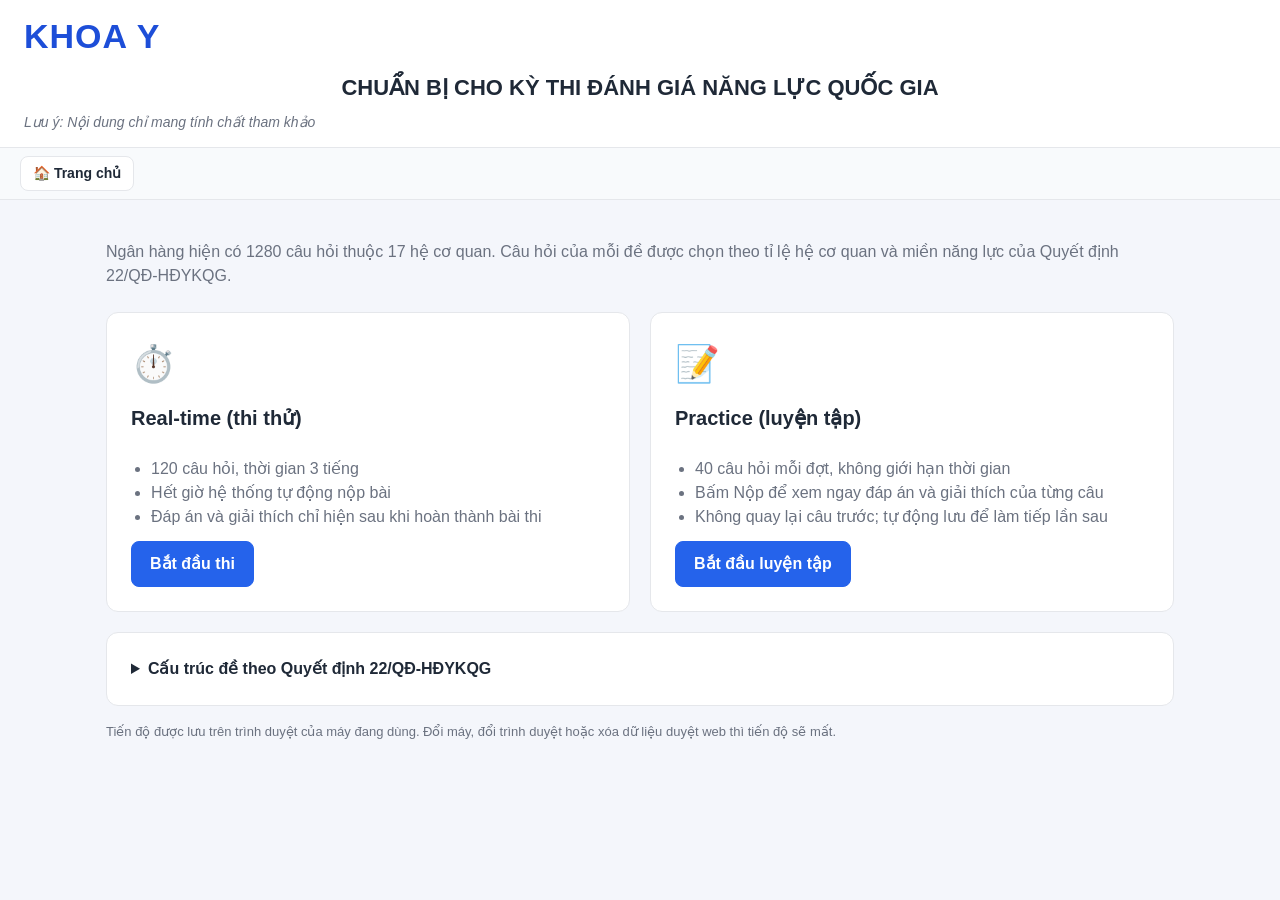
<file: index.html>
<!doctype html>
<html lang="vi">
<head>
  <meta charset="utf-8">
  <meta name="viewport" content="width=device-width, initial-scale=1">
  <title>Khoa Y – Luyện thi đánh giá năng lực</title>
  <link rel="stylesheet" href="style.css">
</head>
<body>
  <header class="site-header">
    <div class="hdr-khoa">KHOA Y</div>
    <div class="hdr-title">CHUẨN BỊ CHO KỲ THI ĐÁNH GIÁ NĂNG LỰC QUỐC GIA</div>
    <div class="hdr-note">Lưu ý: Nội dung chỉ mang tính chất tham khảo</div>
  </header>

  <nav class="toolbar">
    <button class="btn small" id="homeBtn">🏠 Trang chủ</button>
    <div class="topbar-right" id="topbarRight"></div>
  </nav>

  <main id="app"></main>

  <script src="data/blueprint.js"></script>
  <script src="data/questions.js"></script>
  <script src="app.js"></script>
</body>
</html>
</file>
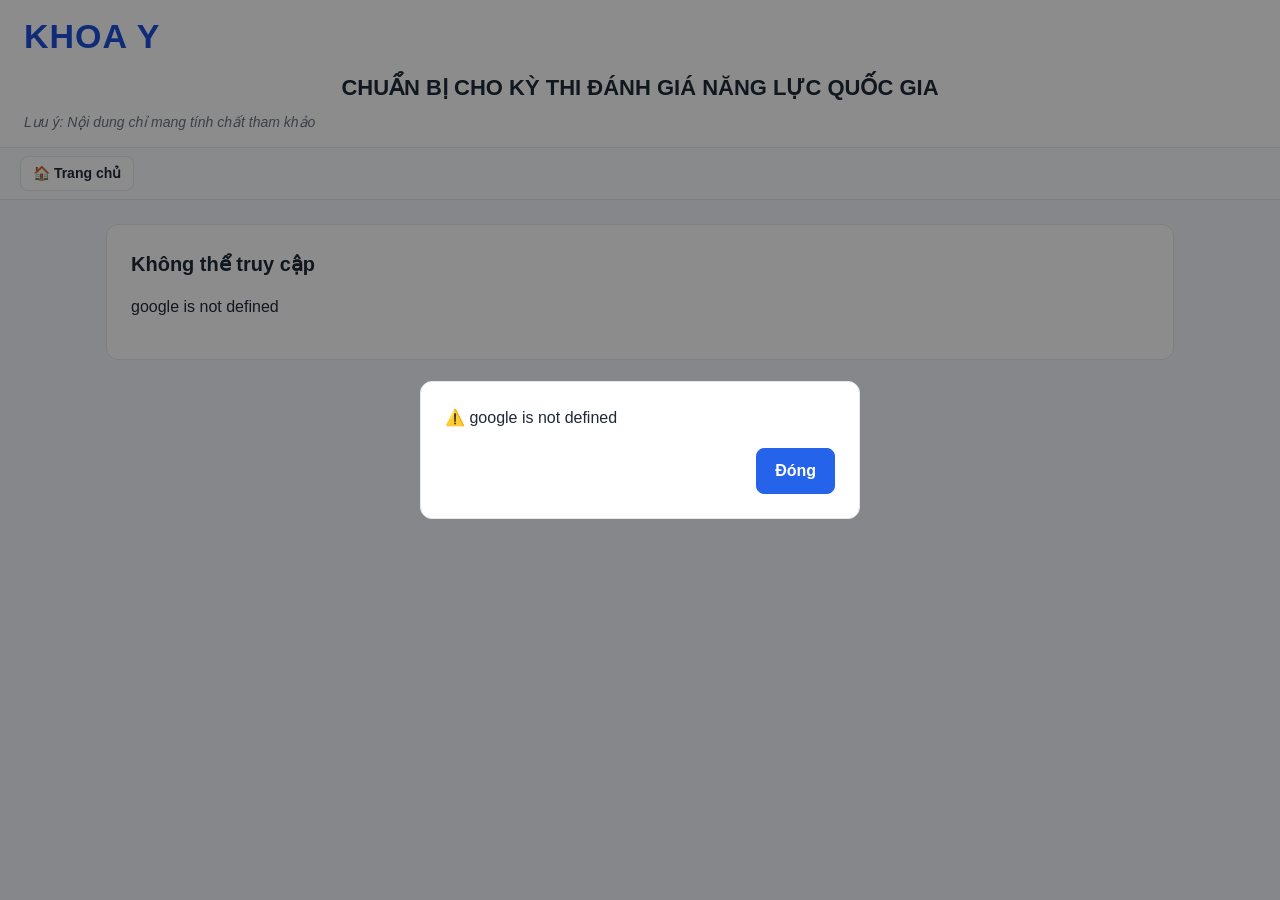
<file: apps-script/Index.html>
<!doctype html>
<html lang="vi">
<head>
  <base target="_top">
  <meta charset="utf-8">
  <style>
:root {
  --bg: #f4f6fb;
  --card: #ffffff;
  --text: #1f2937;
  --muted: #6b7280;
  --border: #e5e7eb;
  --primary: #2563eb;
  --primary-dark: #1d4ed8;
  --green: #16a34a;
  --green-bg: #dcfce7;
  --red: #dc2626;
  --red-bg: #fee2e2;
  --amber: #d97706;
  --amber-bg: #fef3c7;
  --radius: 12px;
}

* { box-sizing: border-box; }

body {
  margin: 0;
  font-family: "Segoe UI", Roboto, Arial, sans-serif;
  background: var(--bg);
  color: var(--text);
  line-height: 1.5;
}

button { font: inherit; cursor: pointer; }

.site-header {
  background: var(--card);
  padding: 18px 24px 14px;
  border-bottom: 1px solid var(--border);
}
.hdr-khoa {
  font-size: 34px;
  font-weight: 800;
  color: var(--primary-dark);
  letter-spacing: 1px;
  line-height: 1.1;
}
.hdr-title {
  margin-top: 16px;
  text-align: center;
  font-size: 22px;
  font-weight: 700;
}
.hdr-note {
  margin-top: 8px;
  text-align: left;
  font-size: 14px;
  font-style: italic;
  color: var(--muted);
}
@media (max-width: 600px) {
  .hdr-khoa { font-size: 28px; }
  .hdr-title { font-size: 17px; }
}

.toolbar {
  position: sticky;
  top: 0;
  z-index: 10;
  display: flex;
  justify-content: space-between;
  align-items: center;
  gap: 12px;
  padding: 8px 20px;
  background: #f8fafc;
  border-bottom: 1px solid var(--border);
  min-height: 52px;
}
.topbar-right { display: flex; align-items: center; gap: 10px; }

.timer {
  font-variant-numeric: tabular-nums;
  font-weight: 700;
  font-size: 18px;
  padding: 4px 12px;
  border-radius: 8px;
  background: #eef2ff;
  color: var(--primary-dark);
}
.timer.warning { background: var(--red-bg); color: var(--red); }

main { max-width: 1100px; margin: 0 auto; padding: 24px 16px 60px; }

.card {
  background: var(--card);
  border: 1px solid var(--border);
  border-radius: var(--radius);
  padding: 24px;
}

h1 { font-size: 26px; margin: 0 0 6px; }
h2 { font-size: 20px; margin: 0 0 12px; }
.muted { color: var(--muted); }

/* ---------- Trang chủ ---------- */
.modes {
  display: grid;
  grid-template-columns: repeat(auto-fit, minmax(280px, 1fr));
  gap: 20px;
  margin-top: 24px;
}
.mode-card { display: flex; flex-direction: column; gap: 12px; }
.mode-card .icon { font-size: 36px; }
.mode-card ul { margin: 0; padding-left: 20px; color: var(--muted); }
.mode-card .actions { margin-top: auto; display: flex; flex-wrap: wrap; gap: 10px; }

.btn {
  border: 1px solid var(--border);
  background: var(--card);
  color: var(--text);
  padding: 10px 18px;
  border-radius: 8px;
  font-weight: 600;
}
.btn:hover { background: #f3f4f6; }
.btn.primary { background: var(--primary); border-color: var(--primary); color: #fff; }
.btn.primary:hover { background: var(--primary-dark); }
.btn.danger { color: var(--red); border-color: #fecaca; }
.btn.danger:hover { background: var(--red-bg); }
.btn:disabled { opacity: .5; cursor: not-allowed; }
.btn.small { padding: 6px 12px; font-size: 14px; }

.progress {
  height: 8px;
  background: var(--border);
  border-radius: 99px;
  overflow: hidden;
}
.progress > div { height: 100%; background: var(--primary); }

/* ---------- Màn hình làm bài ---------- */
.quiz-layout {
  display: grid;
  grid-template-columns: 1fr 300px;
  gap: 20px;
  align-items: start;
}
@media (max-width: 860px) {
  .quiz-layout { grid-template-columns: 1fr; }
}

.q-head {
  display: flex;
  justify-content: space-between;
  align-items: center;
  gap: 10px;
  margin-bottom: 12px;
}
.q-number { font-weight: 700; color: var(--primary); }
.q-text { font-size: 18px; white-space: pre-wrap; margin: 0 0 18px; }

.options { display: flex; flex-direction: column; gap: 10px; }
.option {
  display: flex;
  gap: 12px;
  align-items: flex-start;
  text-align: left;
  width: 100%;
  padding: 12px 14px;
  border: 2px solid var(--border);
  border-radius: 10px;
  background: var(--card);
  color: var(--text);
}
.option:hover:not(:disabled) { border-color: var(--primary); background: #f8faff; }
.option .letter {
  flex: 0 0 30px;
  height: 30px;
  display: grid;
  place-items: center;
  border-radius: 50%;
  background: #f3f4f6;
  font-weight: 700;
}
.option .opt-text { white-space: pre-wrap; padding-top: 3px; }
.option.selected { border-color: var(--primary); background: #eef2ff; }
.option.selected .letter { background: var(--primary); color: #fff; }
.option.correct { border-color: var(--green); background: var(--green-bg); }
.option.correct .letter { background: var(--green); color: #fff; }
.option.wrong { border-color: var(--red); background: var(--red-bg); }
.option.wrong .letter { background: var(--red); color: #fff; }
.option:disabled { cursor: default; }

.explain {
  margin-top: 18px;
  padding: 14px 16px;
  border-radius: 10px;
  background: var(--amber-bg);
  border-left: 4px solid var(--amber);
  white-space: pre-wrap;
}
.verdict { font-weight: 700; margin-top: 16px; }
.verdict.ok { color: var(--green); }
.verdict.no { color: var(--red); }

.nav-buttons {
  display: flex;
  justify-content: space-between;
  gap: 10px;
  margin-top: 22px;
}

.side { position: sticky; top: 64px; display: flex; flex-direction: column; gap: 14px; }
.side .stats { display: grid; grid-template-columns: 1fr 1fr; gap: 8px; font-size: 14px; }
.side .stats b { font-size: 18px; display: block; }

.grid {
  display: grid;
  grid-template-columns: repeat(auto-fill, minmax(38px, 1fr));
  gap: 6px;
  max-height: 340px;
  overflow-y: auto;
  padding: 2px;
}
.cell {
  position: relative;
  height: 36px;
  border: 1px solid var(--border);
  border-radius: 6px;
  background: var(--card);
  font-size: 13px;
  font-weight: 600;
  color: var(--text);
}
.cell.answered { background: #dbeafe; border-color: #93c5fd; }
.cell.correct { background: var(--green-bg); border-color: #86efac; color: var(--green); }
.cell.wrong { background: var(--red-bg); border-color: #fca5a5; color: var(--red); }
.cell.current { outline: 2px solid var(--primary); outline-offset: 1px; }
.cell.flagged::after {
  content: "";
  position: absolute;
  top: 2px; right: 2px;
  width: 7px; height: 7px;
  border-radius: 50%;
  background: var(--amber);
}

.legend { display: flex; flex-wrap: wrap; gap: 10px; font-size: 12px; color: var(--muted); }
.legend span::before {
  content: "";
  display: inline-block;
  width: 10px; height: 10px;
  margin-right: 4px;
  border-radius: 3px;
  vertical-align: -1px;
  background: var(--c);
  border: 1px solid #d1d5db;
}

/* ---------- Kết quả ---------- */
.result-summary {
  display: grid;
  grid-template-columns: repeat(auto-fit, minmax(150px, 1fr));
  gap: 14px;
  margin: 20px 0;
}
.stat-box {
  border: 1px solid var(--border);
  border-radius: 10px;
  padding: 14px;
  text-align: center;
}
.stat-box b { display: block; font-size: 26px; }

.review-item { border-top: 1px solid var(--border); padding: 18px 0; }
.review-item:first-child { border-top: 0; }
.filter-bar { display: flex; flex-wrap: wrap; gap: 8px; margin: 10px 0 6px; }
.filter-bar .btn.active { background: var(--primary); color: #fff; border-color: var(--primary); }

/* ---------- Hộp thoại ---------- */
.modal-backdrop {
  position: fixed;
  inset: 0;
  background: rgba(0, 0, 0, .45);
  display: grid;
  place-items: center;
  z-index: 50;
  padding: 16px;
}
.modal { max-width: 440px; width: 100%; }
.modal .actions { display: flex; justify-content: flex-end; gap: 10px; margin-top: 18px; }

.q-stem p { margin: 0 0 10px; white-space: pre-wrap; }
.q-stem p:last-child { font-weight: 600; margin-bottom: 16px; }
.explain p { margin: 0 0 6px; }
.explain p:last-child { margin-bottom: 0; }
.explain { white-space: normal; }
.explain p { white-space: pre-wrap; }
.q-meta { font-size: 13px; color: var(--muted); margin-bottom: 8px; }
.cell:disabled { cursor: default; }

/* ---------- Bảng ---------- */
.table-wrap { overflow-x: auto; }
table.tbl { width: 100%; border-collapse: collapse; font-size: 14px; }
.tbl th, .tbl td { padding: 8px 10px; border-bottom: 1px solid var(--border); text-align: center; }
.tbl th { background: #f8fafc; font-weight: 600; }
.tbl td:first-child, .tbl th:first-child { text-align: left; }
.tbl tr.sub td:first-child { padding-left: 28px; color: var(--muted); }
.tbl tr.total td { font-weight: 700; }
.bar { position: relative; height: 8px; background: var(--border); border-radius: 99px; min-width: 80px; }
.bar > div { position: absolute; inset: 0 auto 0 0; border-radius: 99px; }
.lvl { display: inline-block; padding: 2px 8px; border-radius: 99px; font-size: 12px; font-weight: 700; white-space: nowrap; }
.lvl.y { background: var(--red-bg); color: var(--red); }
.lvl.tb { background: var(--amber-bg); color: var(--amber); }
.lvl.k { background: #dbeafe; color: var(--primary-dark); }
.lvl.t { background: var(--green-bg); color: var(--green); }
.lvl.na { background: #f3f4f6; color: var(--muted); }
.alert { padding: 12px 16px; border-radius: 10px; margin: 12px 0; }
.alert.warn { background: var(--red-bg); border-left: 4px solid var(--red); }
.alert.ok { background: var(--green-bg); border-left: 4px solid var(--green); }
details.card summary { cursor: pointer; font-weight: 600; }
details.card[open] summary { margin-bottom: 12px; }
.two-col { display: grid; grid-template-columns: repeat(auto-fit, minmax(320px, 1fr)); gap: 20px; }
.explain .ex-head { margin-top: 10px; }
.explain .ex-opt { padding-left: 4px; }
.loading { position: fixed; inset: 0; background: rgba(255,255,255,.55); display: none; place-items: center; z-index: 60; }
.loading.show { display: grid; }
.spinner { width: 42px; height: 42px; border: 4px solid #dbeafe; border-top-color: var(--primary); border-radius: 50%; animation: spin 0.8s linear infinite; }
@keyframes spin { to { transform: rotate(360deg); } }
.save-state { font-size: 13px; color: var(--muted); }
.user-email { font-size: 13px; color: var(--muted); }
  </style>
</head>
<body>
  <header class="site-header">
    <div class="hdr-khoa">KHOA Y</div>
    <div class="hdr-title">CHUẨN BỊ CHO KỲ THI ĐÁNH GIÁ NĂNG LỰC QUỐC GIA</div>
    <div class="hdr-note">Lưu ý: Nội dung chỉ mang tính chất tham khảo</div>
  </header>

  <nav class="toolbar">
    <button class="btn small" id="homeBtn">🏠 Trang chủ</button>
    <div class="topbar-right" id="topbarRight"></div>
  </nav>

  <main id="app"></main>
  <div class="loading" id="loading"><div class="spinner"></div></div>

<script>
(function () {
  "use strict";

  const app = document.getElementById("app");
  const topRight = document.getElementById("topbarRight");
  const loadingEl = document.getElementById("loading");
  const LETTERS = "ABCD";
  let HOME = null;          // dữ liệu trang chủ (cấu hình, trọng số, trạng thái)
  let timerHandle = null, keyHandler = null, saveHandle = null;

  /* ---------- Gọi máy chủ (tự thử lại khi máy chủ bận) ---------- */
  let pending = 0;
  function busy(on) {
    pending += on ? 1 : -1;
    loadingEl.classList.toggle("show", pending > 0);
  }
  function call(name, ...args) {
    return new Promise((resolve, reject) => {
      let tries = 0;
      const run = () => {
        google.script.run
          .withSuccessHandler(resolve)
          .withFailureHandler((err) => {
            const msg = String((err && err.message) || err);
            if (++tries < 4 && /too many|simultaneous|timed out|try again|Service|quá nhiều|NetworkError/i.test(msg)) {
              setTimeout(run, 700 * tries + Math.random() * 800);
            } else reject(new Error(msg));
          })[name](...args);
      };
      run();
    });
  }
  async function api(name, ...args) {
    busy(true);
    try { return await call(name, ...args); }
    catch (e) { showError(e.message); throw e; }
    finally { busy(false); }
  }
  function showError(msg) {
    const backdrop = el("div", { class: "modal-backdrop" });
    backdrop.append(el("div", { class: "card modal" },
      el("p", { style: "margin-top:0;white-space:pre-wrap", text: "⚠️ " + msg }),
      el("div", { class: "actions" }, el("button", { class: "btn primary", onclick: () => backdrop.remove() }, "Đóng"))));
    document.body.append(backdrop);
  }

  /* ---------- Tiện ích ---------- */
  function el(tag, attrs, ...children) {
    const node = document.createElement(tag);
    if (attrs) {
      for (const [k, v] of Object.entries(attrs)) {
        if (v == null || v === false) continue;
        if (k === "class") node.className = v;
        else if (k === "text") node.textContent = v;
        else if (k.startsWith("on")) node.addEventListener(k.slice(2), v);
        else if (k === "style") node.style.cssText = v;
        else node.setAttribute(k, v === true ? "" : v);
      }
    }
    for (const c of children.flat(Infinity)) {
      if (c == null || c === false) continue;
      node.append(c instanceof Node ? c : document.createTextNode(String(c)));
    }
    return node;
  }
  function fmtTime(ms) {
    const s = Math.max(0, Math.floor(ms / 1000));
    return [Math.floor(s / 3600), Math.floor((s % 3600) / 60), s % 60].map((x) => String(x).padStart(2, "0")).join(":");
  }
  const fmtDate = (ts) => new Date(ts).toLocaleString("vi-VN");
  const pct = (a, b) => (b ? Math.round((a / b) * 1000) / 10 : 0);
  function cleanup() {
    if (timerHandle) { clearInterval(timerHandle); timerHandle = null; }
    if (keyHandler) { document.removeEventListener("keydown", keyHandler); keyHandler = null; }
    topRight.innerHTML = "";
    window.onbeforeunload = null;
  }
  function confirmBox(message, okText, onOk) {
    const backdrop = el("div", { class: "modal-backdrop" });
    const close = () => backdrop.remove();
    backdrop.append(el("div", { class: "card modal" },
      el("p", { style: "margin-top:0;white-space:pre-wrap", text: message }),
      el("div", { class: "actions" },
        el("button", { class: "btn", onclick: close }, "Hủy"),
        el("button", { class: "btn primary", onclick: () => { close(); onOk(); } }, okText))));
    backdrop.addEventListener("click", (e) => { if (e.target === backdrop) close(); });
    document.body.append(backdrop);
  }
  function keyToIndex(key) {
    if (/^[1-4]$/.test(key)) return Number(key) - 1;
    return key.length === 1 ? LETTERS.indexOf(key.toUpperCase()) : -1;
  }
  const compName = (id) => (HOME.comps.find((c) => c.id === id) || {}).name || id;
  const subName = (c, s) => ((HOME.subs[c] || []).find((x) => x[0] === s) || [])[1] || s;

  /* ---------- Thành phần câu hỏi ---------- */
  function stemNode(q) {
    return el("div", { class: "q-stem" }, q.stem.map((t) => el("p", { text: t })));
  }
  function explainNode(answer, ex) {
    ex = ex || { r: "", d: {} };
    return el("div", { class: "explain" },
      el("p", null, el("b", { text: `Đáp án và lập luận: ${answer}. ` }), ex.r),
      el("p", { class: "ex-head" }, el("b", { text: "Vì sao không chọn các phương án khác:" })),
      Object.keys(ex.d || {}).sort().map((L) => el("p", { class: "ex-opt" }, el("b", { text: `${L}. ` }), ex.d[L])));
  }
  function optionNodes(q, o) {
    return el("div", { class: "options" }, q.options.map((text, i) => {
      const L = LETTERS[i];
      let cls = "option";
      if (o.answer) {
        if (L === o.answer) cls += " correct";
        else if (L === o.chosen) cls += " wrong";
      } else if (o.chosen === L) cls += " selected";
      return el("button", { class: cls, disabled: !!o.answer || !o.onPick, onclick: () => o.onPick && o.onPick(L) },
        el("span", { class: "letter", text: L }), el("span", { class: "opt-text", text }));
    }));
  }

  /* ---------- Trang chủ ---------- */
  async function renderHome() {
    cleanup();
    app.innerHTML = "";
    try { HOME = await api("api_home"); } catch (e) {
      app.append(el("div", { class: "card" }, el("h2", { text: "Không thể truy cập" }), el("p", { text: e.message })));
      return;
    }
    const H = HOME;
    topRight.append(el("span", { class: "user-email", text: "👤 " + H.email }));
    const quotaText = (n) => (n == null ? null : el("p", { class: "muted", style: "font-size:13px;margin:0", text: `Còn ${n} lượt hôm nay.` }));

    const examActions = el("div", { class: "actions" });
    let examNote = null;
    if (H.exam.status === "running") {
      examNote = el("p", { class: "muted" }, "Bạn đang có bài thi dở, còn ", el("b", { text: fmtTime(H.exam.leftMs) }), ".");
      examActions.append(el("button", { class: "btn primary", onclick: () => openExam(false) }, "Tiếp tục bài thi"));
    } else {
      examActions.append(el("button", { class: "btn primary", onclick: () => openExam(true) }, "Bắt đầu thi"));
      if (H.exam.status === "done") {
        examNote = el("p", { class: "muted" }, "Lần thi gần nhất: ",
          el("b", { text: `${H.exam.result.correct}/${H.exam.result.total}` }), ` câu đúng (${fmtDate(H.exam.result.finishedAt)}).`);
        examActions.append(el("button", { class: "btn", onclick: () => showReview("exam") }, "Xem kết quả & phân tích"));
      }
    }

    const practiceActions = el("div", { class: "actions" });
    let practiceNote = null;
    if (H.practice.status === "running") {
      practiceNote = el("div", null,
        el("p", { class: "muted", style: "margin:0 0 6px", text: `Đợt luyện tập đang làm: ${H.practice.done}/${H.practice.total} câu.` }),
        el("div", { class: "progress" }, el("div", { style: `width:${pct(H.practice.done, H.practice.total)}%` })));
      practiceActions.append(
        el("button", { class: "btn primary", onclick: () => openPractice(false) }, "Tiếp tục luyện tập"),
        el("button", { class: "btn danger", onclick: () => confirmBox("Bỏ đợt luyện tập đang làm và tạo đề mới?", "Tạo đề mới", () => openPractice(true)) }, "Làm đề mới"));
    } else {
      practiceActions.append(el("button", { class: "btn primary", onclick: () => openPractice(true) }, "Bắt đầu luyện tập"));
      if (H.practice.status === "done") {
        practiceActions.append(el("button", { class: "btn", onclick: () => showReview("practice") }, "Xem kết quả & phân tích"));
      }
    }

    app.append(
      el("p", { class: "muted", text: `Ngân hàng hiện có ${H.bankSize} câu hỏi thuộc ${H.systems.length} hệ cơ quan. Câu hỏi của mỗi đề được chọn theo tỉ lệ hệ cơ quan và miền năng lực của Quyết định 22/QĐ-HĐYKQG.` }),
      el("div", { class: "modes" },
        el("div", { class: "card mode-card" },
          el("div", { class: "icon", text: "⏱️" }),
          el("h2", { text: "Real-time (thi thử)" }),
          el("ul", null,
            el("li", { text: `${H.cfg.examTotal} câu hỏi, thời gian ${H.cfg.minutes / 60} tiếng` }),
            el("li", { text: "Hết giờ hệ thống tự động nộp bài" }),
            el("li", { text: "Đáp án và giải thích chỉ hiện sau khi hoàn thành bài thi" })),
          examNote, quotaText(H.quota.exam), examActions),
        el("div", { class: "card mode-card" },
          el("div", { class: "icon", text: "📝" }),
          el("h2", { text: "Practice (luyện tập)" }),
          el("ul", null,
            el("li", { text: `${H.cfg.practiceTotal} câu hỏi mỗi đợt, không giới hạn thời gian` }),
            el("li", { text: "Bấm Nộp để xem ngay đáp án và giải thích của từng câu" }),
            el("li", { text: "Không quay lại câu trước; tiến độ được lưu trên máy chủ" })),
          practiceNote, quotaText(H.quota.practice), practiceActions)),
      blueprintNode());
  }

  function blueprintNode() {
    const H = HOME;
    const table = (head, items, a, b) => el("div", { class: "table-wrap" }, el("table", { class: "tbl" },
      el("thead", null, el("tr", null, el("th", { text: head }), el("th", { text: "Trọng số QĐ 22" }),
        el("th", { text: `Real-time (${H.cfg.examTotal} câu)` }), el("th", { text: `Practice (${H.cfg.practiceTotal} câu)` }))),
      el("tbody", null,
        items.map((it, i) => el("tr", null, el("td", { text: it.name }), el("td", { text: `${it.min}–${it.max}%` }), el("td", { text: a[i] }), el("td", { text: b[i] }))),
        el("tr", { class: "total" }, el("td", { text: "Tổng" }), el("td"), el("td", { text: H.cfg.examTotal }), el("td", { text: H.cfg.practiceTotal })))));
    return el("details", { class: "card", style: "margin-top:20px" },
      el("summary", { text: "Cấu trúc đề theo Quyết định 22/QĐ-HĐYKQG" }),
      el("div", { class: "two-col" },
        table("Hệ cơ quan / đề mục", H.systems, H.plan.examSys, H.plan.practiceSys),
        table("Miền năng lực", H.comps, H.plan.examComp, H.plan.practiceComp)),
      el("p", { class: "muted", style: "font-size:13px;margin-bottom:0",
        text: `Đề ${H.cfg.practiceTotal} câu quá ngắn để mọi mục nằm trọn trong khoảng trọng số: mỗi mục có ít nhất 1 câu, số câu được làm tròn gần nhất với trọng số trung bình.` }));
  }

  /* ---------- Real-time ---------- */
  async function openExam(isNew) {
    let data;
    try { data = await api(isNew ? "api_startExam" : "api_getExam"); } catch (e) { return; }
    if (data.finished) return showReview("exam");
    if (data.items) return renderReview(data);  // hết giờ khi đang rời trang
    runExam(data);
  }

  function runExam(data) {
    cleanup();
    const st = {
      qs: data.questions, answers: data.answers || {}, flags: data.flags || {},
      current: Math.min(data.current || 0, data.questions.length - 1),
      endAt: data.endAt, offset: data.now - Date.now(), submitting: false
    };
    const now = () => Date.now() + st.offset;
    const saveState = el("span", { class: "save-state" });
    const timer = el("span", { class: "timer" });
    topRight.append(saveState, timer);

    function scheduleSave() {
      saveState.textContent = "Đang lưu…";
      clearTimeout(saveHandle);
      saveHandle = setTimeout(async () => {
        try {
          const r = await call("api_saveExam", st.answers, st.flags, st.current);
          saveState.textContent = r && r.ok ? "✓ Đã lưu" : "";
        } catch (e) { saveState.textContent = "⚠️ Chưa lưu được, sẽ thử lại"; scheduleSave(); }
      }, 1500);
    }
    async function submit(timeout) {
      if (st.submitting) return;
      st.submitting = true;
      clearTimeout(saveHandle);
      cleanup();
      try {
        const review = await api("api_submitExam", st.answers, st.flags, st.current);
        renderReview(review);
        if (timeout) setTimeout(() => showError("Đã hết giờ làm bài. Hệ thống đã tự động nộp bài."), 50);
      } catch (e) { st.submitting = false; runExam({ questions: st.qs, answers: st.answers, flags: st.flags, current: st.current, endAt: st.endAt, now: now() }); }
    }
    const tick = () => {
      const left = st.endAt - now();
      timer.textContent = "⏳ " + fmtTime(left);
      timer.classList.toggle("warning", left <= 10 * 60 * 1000);
      if (left <= 0) submit(true);
    };
    tick();
    timerHandle = setInterval(tick, 1000);
    window.onbeforeunload = () => true;

    function go(i) {
      if (i < 0 || i >= st.qs.length) return;
      st.current = i; draw(); scheduleSave(); window.scrollTo({ top: 0 });
    }
    function pick(L) {
      const id = st.qs[st.current].id;
      if (st.answers[id] === L) delete st.answers[id]; else st.answers[id] = L;
      draw(); scheduleSave();
    }
    function draw() {
      const q = st.qs[st.current];
      const answered = st.qs.filter((x) => st.answers[x.id]).length;
      app.innerHTML = "";
      app.append(el("div", { class: "quiz-layout" },
        el("div", { class: "card" },
          el("div", { class: "q-head" },
            el("span", { class: "q-number", text: `Câu ${st.current + 1}/${st.qs.length}` }),
            el("button", { class: "btn small", onclick: () => { st.flags[q.id] = !st.flags[q.id]; draw(); scheduleSave(); } },
              st.flags[q.id] ? "🚩 Bỏ đánh dấu" : "🏳️ Đánh dấu xem lại")),
          stemNode(q),
          optionNodes(q, { chosen: st.answers[q.id], onPick: pick }),
          el("div", { class: "nav-buttons" },
            el("button", { class: "btn", disabled: st.current === 0, onclick: () => go(st.current - 1) }, "← Câu trước"),
            el("button", { class: "btn", disabled: st.current === st.qs.length - 1, onclick: () => go(st.current + 1) }, "Câu sau →"))),
        el("div", { class: "side" },
          el("div", { class: "card" },
            el("div", { class: "stats" },
              el("div", null, el("b", { text: answered }), "Đã làm"),
              el("div", null, el("b", { text: st.qs.length - answered }), "Chưa làm")),
            el("div", { class: "progress", style: "margin-top:10px" }, el("div", { style: `width:${pct(answered, st.qs.length)}%` }))),
          el("div", { class: "card" },
            el("div", { class: "grid" }, st.qs.map((x, i) => el("button", {
              class: "cell" + (st.answers[x.id] ? " answered" : "") + (st.flags[x.id] ? " flagged" : "") + (i === st.current ? " current" : ""),
              onclick: () => go(i)
            }, i + 1))),
            el("div", { class: "legend", style: "margin-top:10px" },
              el("span", { style: "--c:#dbeafe", text: "Đã làm" }),
              el("span", { style: "--c:#fff", text: "Chưa làm" }),
              el("span", { style: "--c:#d97706", text: "Đánh dấu" }))),
          el("button", { class: "btn primary", onclick: () => {
            const left = st.qs.length - answered;
            confirmBox(left > 0 ? `Bạn còn ${left} câu chưa làm. Bạn chắc chắn muốn nộp bài?` : "Bạn chắc chắn muốn nộp bài?", "Nộp bài", () => submit(false));
          } }, "Nộp bài"),
          el("button", { class: "btn", onclick: async () => {
            clearTimeout(saveHandle);
            try { await api("api_saveExam", st.answers, st.flags, st.current); } catch (e) { return; }
            renderHome();
          } }, "Tạm rời (thời gian vẫn chạy)"))));
    }
    keyHandler = (e) => {
      if (document.querySelector(".modal-backdrop")) return;
      if (e.key === "ArrowRight") go(st.current + 1);
      else if (e.key === "ArrowLeft") go(st.current - 1);
      else {
        const i = keyToIndex(e.key);
        const q = st.qs[st.current];
        if (i >= 0 && i < q.options.length) { st.answers[q.id] = LETTERS[i]; draw(); scheduleSave(); }
      }
    };
    document.addEventListener("keydown", keyHandler);
    draw();
  }

  /* ---------- Practice ---------- */
  async function openPractice(isNew) {
    let v;
    try { v = await api(isNew ? "api_startPractice" : "api_getPractice"); } catch (e) { return; }
    if (v.finished) return showReview("practice");
    runPractice(v);
  }

  function runPractice(v) {
    cleanup();
    topRight.append(el("span", { class: "save-state", text: "💾 Tiến độ lưu trên máy chủ" }));
    let chosen = v.chosen || null;

    async function submit() {
      if (!chosen || v.answer) return;
      try { v = await api("api_submitPractice", v.index, chosen); } catch (e) { return; }
      chosen = v.chosen; draw();
    }
    async function next() {
      if (!v.answer) return;
      let r;
      try { r = await api("api_nextPractice"); } catch (e) { return; }
      if (r.finished) { cleanup(); return renderReview(r.review); }
      v = r; chosen = null; draw(); window.scrollTo({ top: 0 });
    }
    async function finish() {
      let r;
      try { r = await api("api_finishPractice"); } catch (e) { return; }
      cleanup(); renderReview(r.review);
    }

    function draw() {
      const q = v.question;
      const done = !!v.answer;
      const correct = v.statuses.filter((s) => s === "c").length;
      const wrong = v.statuses.filter((s) => s === "w").length;
      const isLast = v.index === v.total - 1;
      app.innerHTML = "";
      app.append(el("div", { class: "quiz-layout" },
        el("div", { class: "card" },
          el("div", { class: "q-head" }, el("span", { class: "q-number", text: `Câu ${v.index + 1}/${v.total}` })),
          stemNode(q),
          optionNodes(q, { chosen, answer: v.answer, onPick: done ? null : (L) => { chosen = L; draw(); } }),
          done ? [
            el("div", { class: "verdict " + (chosen === v.answer ? "ok" : "no"),
              text: chosen === v.answer ? "✔ Chính xác!" : `✘ Chưa đúng. Đáp án đúng là ${v.answer}.` }),
            explainNode(v.answer, v.ex)
          ] : null,
          el("div", { class: "nav-buttons", style: "justify-content:flex-end" },
            done
              ? el("button", { class: "btn primary", onclick: next }, isLast ? "Hoàn thành & xem phân tích" : "Câu tiếp theo →")
              : el("button", { class: "btn primary", disabled: !chosen, onclick: submit }, "Nộp"))),
        el("div", { class: "side" },
          el("div", { class: "card" },
            el("div", { class: "stats" },
              el("div", { style: "color:var(--green)" }, el("b", { text: correct }), "Đúng"),
              el("div", { style: "color:var(--red)" }, el("b", { text: wrong }), "Sai"),
              el("div", null, el("b", { text: v.total - correct - wrong }), "Chưa làm"),
              el("div", null, el("b", { text: Math.round(pct(correct + wrong, v.total)) + "%" }), "Hoàn thành")),
            el("div", { class: "progress", style: "margin-top:10px" }, el("div", { style: `width:${pct(correct + wrong, v.total)}%` }))),
          el("div", { class: "card" },
            el("div", { class: "grid" }, v.statuses.map((s, i) => el("button", {
              class: "cell" + (s === "c" ? " correct" : s === "w" ? " wrong" : "") + (i === v.index ? " current" : ""), disabled: true
            }, i + 1))),
            el("div", { class: "legend", style: "margin-top:10px" },
              el("span", { style: "--c:#dcfce7", text: "Đúng" }),
              el("span", { style: "--c:#fee2e2", text: "Sai" }),
              el("span", { style: "--c:#fff", text: "Chưa làm" }))),
          el("button", { class: "btn", onclick: () => confirmBox("Kết thúc đợt luyện tập này và xem bảng phân tích?\n(Các câu chưa làm sẽ không được tính.)", "Kết thúc", finish) }, "🏁 Kết thúc đợt luyện tập"),
          el("button", { class: "btn", onclick: renderHome }, "💾 Lưu và thoát"))));
    }
    keyHandler = (e) => {
      if (document.querySelector(".modal-backdrop") || pending) return;
      if (e.key === "Enter") { v.answer ? next() : submit(); return; }
      const i = keyToIndex(e.key);
      if (!v.answer && i >= 0 && i < v.question.options.length) { chosen = LETTERS[i]; draw(); }
    };
    document.addEventListener("keydown", keyHandler);
    draw();
  }

  /* ---------- Phân tích năng lực ---------- */
  function level(rate, denom) {
    if (!denom) return el("span", { class: "lvl na", text: "Chưa có dữ liệu" });
    if (rate < 50) return el("span", { class: "lvl y", text: "Yếu" });
    if (rate < 65) return el("span", { class: "lvl tb", text: "Trung bình" });
    if (rate < 80) return el("span", { class: "lvl k", text: "Khá" });
    return el("span", { class: "lvl t", text: "Tốt" });
  }
  function barNode(rate, denom) {
    const color = !denom ? "#d1d5db" : rate < 50 ? "var(--red)" : rate < 65 ? "var(--amber)" : rate < 80 ? "var(--primary)" : "var(--green)";
    return el("div", { class: "bar" }, el("div", { style: `width:${rate}%;background:${color}` }));
  }
  function analysisNode(review) {
    const mode = review.mode;
    const dom = {}, sub = {};
    const empty = () => ({ n: 0, correct: 0, wrong: 0, blank: 0 });
    review.items.forEach((q) => {
      [[dom, q.c], [sub, q.c + "/" + q.s]].forEach(([obj, key]) => {
        const r = obj[key] = obj[key] || empty();
        r.n++; r[q.status]++;
      });
    });
    const fin = (r) => { r.denom = mode === "exam" ? r.n : r.correct + r.wrong; r.rate = pct(r.correct, r.denom); return r; };
    Object.values(dom).forEach(fin); Object.values(sub).forEach(fin);

    const row = (name, r, cls) => el("tr", { class: cls },
      el("td", { text: name }), el("td", { text: r.n }),
      el("td", { style: "color:var(--green)", text: r.correct }), el("td", { style: "color:var(--red)", text: r.wrong }),
      el("td", { text: r.blank }), el("td", null, r.denom ? r.rate + "%" : "–"),
      el("td", null, barNode(r.rate, r.denom)), el("td", null, level(r.rate, r.denom)));
    const rows = [], tot = empty();
    HOME.comps.forEach((c) => {
      const r = dom[c.id] || fin(empty());
      ["n", "correct", "wrong", "blank"].forEach((k) => { tot[k] += r[k]; });
      rows.push(row(c.name, r, ""));
      const subs = HOME.subs[c.id] || [];
      if (subs.length > 1) subs.forEach(([sid, sname]) => rows.push(row(sname, sub[c.id + "/" + sid] || fin(empty()), "sub")));
    });
    rows.push(row("Tổng", fin(tot), "total"));

    const ranked = HOME.comps.map((c) => ({ c, r: dom[c.id] })).filter((x) => x.r && x.r.denom > 0).sort((a, b) => a.r.rate - b.r.rate);
    const weak = ranked.filter((x) => x.r.rate < 65);
    const weakSubs = HOME.comps.filter((c) => (HOME.subs[c.id] || []).length > 1)
      .flatMap((c) => HOME.subs[c.id].map(([sid, sname]) => ({ name: sname, r: sub[c.id + "/" + sid] })))
      .filter((x) => x.r && x.r.denom > 0 && x.r.rate < 65).sort((a, b) => a.r.rate - b.r.rate);
    let summary;
    if (!ranked.length) summary = el("div", { class: "alert warn", text: "Chưa có câu nào được làm để phân tích." });
    else if (weak.length) summary = el("div", { class: "alert warn" },
      el("b", { text: "Miền năng lực cần cải thiện: " }),
      weak.map((x, i) => [i ? "; " : "", el("b", { text: x.c.name }), ` (${x.r.rate}%)`]),
      weakSubs.length ? el("div", { style: "margin-top:6px" }, "Tiểu mục yếu: ", weakSubs.map((x, i) => `${i ? "; " : ""}${x.name} (${x.r.rate}%)`)) : null);
    else summary = el("div", { class: "alert ok" }, "Không có miền năng lực nào dưới 65%. Miền có kết quả thấp nhất: ",
      el("b", { text: ranked[0].c.name }), ` (${ranked[0].r.rate}%).`);

    return el("div", null,
      el("h2", { style: "margin-top:24px", text: "Phân tích theo miền năng lực" }),
      summary,
      el("div", { class: "table-wrap" }, el("table", { class: "tbl" },
        el("thead", null, el("tr", null, ["Miền / tiểu mục năng lực", "Số câu", "Đúng", "Sai", "Bỏ trống", "Tỉ lệ đúng", "", "Đánh giá"].map((t) => el("th", { text: t })))),
        el("tbody", null, rows))),
      el("p", { class: "muted", style: "font-size:13px" },
        mode === "exam" ? "Tỉ lệ đúng = số câu đúng / số câu của miền (câu bỏ trống tính là chưa đạt). " : "Tỉ lệ đúng = số câu đúng / số câu đã làm của miền. ",
        "Mức đánh giá: Yếu < 50% · Trung bình 50–64% · Khá 65–79% · Tốt ≥ 80%. Miền có ít câu (1–3 câu) chỉ mang tính tham khảo."));
  }

  /* ---------- Kết quả ---------- */
  async function showReview(mode) {
    let r;
    try { r = await api("api_review", mode); } catch (e) { return; }
    renderReview(r);
  }

  async function renderReview(review) {
    cleanup();
    if (!HOME) { try { HOME = await api("api_home"); } catch (e) { return; } }
    const mode = review.mode, items = review.items, res = review.result || {};
    const counts = { correct: 0, wrong: 0, blank: 0 };
    items.forEach((q) => counts[q.status]++);
    const total = items.length;

    let filter = "all";
    const list = el("div");
    const filterBar = el("div", { class: "filter-bar" });
    const compFilter = el("select", { class: "btn small", onchange: () => drawList() },
      el("option", { value: "", text: "Tất cả miền năng lực" }),
      HOME.comps.map((c) => el("option", { value: c.id, text: c.name })));
    const filters = [["all", `Tất cả (${total})`], ["wrong", `Sai (${counts.wrong})`],
      ["blank", `${mode === "exam" ? "Bỏ trống" : "Chưa làm"} (${counts.blank})`], ["correct", `Đúng (${counts.correct})`]];
    function drawFilters() {
      filterBar.innerHTML = "";
      filters.forEach(([k, label]) => filterBar.append(el("button", {
        class: "btn small" + (filter === k ? " active" : ""), onclick: () => { filter = k; drawFilters(); drawList(); }
      }, label)));
      filterBar.append(compFilter);
    }
    function drawList() {
      list.innerHTML = "";
      let shown = 0;
      items.forEach((q, idx) => {
        if (filter !== "all" && filter !== q.status) return;
        if (compFilter.value && q.c !== compFilter.value) return;
        shown++;
        const subs = HOME.subs[q.c] || [];
        list.append(el("div", { class: "review-item" },
          el("div", { class: "q-head" },
            el("span", { class: "q-number", text: `Câu ${idx + 1}` }),
            el("span", { class: "verdict " + (q.status === "correct" ? "ok" : "no"), style: "margin:0",
              text: q.status === "correct" ? "✔ Đúng" : q.status === "wrong" ? `✘ Sai (chọn ${q.chosen})` : "— Chưa làm" })),
          el("div", { class: "q-meta" }, `Hệ: ${q.gName}`, q.pName ? ` · Vấn đề: ${q.pName}` : "",
            ` · Năng lực: ${compName(q.c)}${subs.length > 1 ? " – " + subName(q.c, q.s) : ""}`),
          stemNode(q),
          optionNodes(q, { chosen: q.status === "blank" ? null : q.chosen, answer: q.answer }),
          explainNode(q.answer, q.ex)));
      });
      if (!shown) list.append(el("p", { class: "muted", text: "Không có câu hỏi nào." }));
    }

    app.innerHTML = "";
    app.append(el("div", { class: "card" },
      el("h1", { text: mode === "exam" ? "Kết quả bài thi Real-time" : "Kết quả đợt luyện tập" }),
      el("p", { class: "muted", text: (res.timeout ? "Tự động nộp do hết giờ · " : "") + (res.finishedAt ? "Kết thúc lúc " + fmtDate(res.finishedAt) : "") }),
      el("div", { class: "result-summary" },
        el("div", { class: "stat-box" }, el("b", { text: (total ? (counts.correct / total) * 10 : 0).toFixed(2) }), "Điểm (thang 10)"),
        el("div", { class: "stat-box", style: "color:var(--green)" }, el("b", { text: counts.correct }), "Câu đúng"),
        el("div", { class: "stat-box", style: "color:var(--red)" }, el("b", { text: counts.wrong }), "Câu sai"),
        el("div", { class: "stat-box" }, el("b", { text: counts.blank }), mode === "exam" ? "Bỏ trống" : "Chưa làm"),
        mode === "exam" && res.usedMs != null ? el("div", { class: "stat-box" }, el("b", { text: fmtTime(res.usedMs) }), "Thời gian làm bài") : null),
      el("div", { class: "filter-bar", style: "margin-top:0" },
        el("button", { class: "btn", onclick: renderHome }, "🏠 Về trang chủ"),
        mode === "exam"
          ? el("button", { class: "btn primary", onclick: () => openExam(true) }, "Làm đề thi mới")
          : el("button", { class: "btn primary", onclick: () => openPractice(true) }, "Luyện tập đề mới")),
      analysisNode(review),
      el("h2", { style: "margin-top:28px", text: "Xem lại đáp án và giải thích" }),
      filterBar, list));
    drawFilters();
    drawList();
    window.scrollTo({ top: 0 });
  }

  document.getElementById("homeBtn").addEventListener("click", () => {
    if (topRight.querySelector(".timer")) {
      confirmBox("Bạn đang làm bài thi. Về trang chủ? (Thời gian vẫn tiếp tục chạy)", "Về trang chủ", async () => {
        document.querySelector(".side .btn:last-child").click();
      });
    } else renderHome();
  });

  renderHome();
})();
</script>
</body>
</html>
</file>
<file: style.css>
:root {
  --bg: #f4f6fb;
  --card: #ffffff;
  --text: #1f2937;
  --muted: #6b7280;
  --border: #e5e7eb;
  --primary: #2563eb;
  --primary-dark: #1d4ed8;
  --green: #16a34a;
  --green-bg: #dcfce7;
  --red: #dc2626;
  --red-bg: #fee2e2;
  --amber: #d97706;
  --amber-bg: #fef3c7;
  --radius: 12px;
}

* { box-sizing: border-box; }

body {
  margin: 0;
  font-family: "Segoe UI", Roboto, Arial, sans-serif;
  background: var(--bg);
  color: var(--text);
  line-height: 1.5;
}

button { font: inherit; cursor: pointer; }

.site-header {
  background: var(--card);
  padding: 18px 24px 14px;
  border-bottom: 1px solid var(--border);
}
.hdr-khoa {
  font-size: 34px;
  font-weight: 800;
  color: var(--primary-dark);
  letter-spacing: 1px;
  line-height: 1.1;
}
.hdr-title {
  margin-top: 16px;
  text-align: center;
  font-size: 22px;
  font-weight: 700;
}
.hdr-note {
  margin-top: 8px;
  text-align: left;
  font-size: 14px;
  font-style: italic;
  color: var(--muted);
}
@media (max-width: 600px) {
  .hdr-khoa { font-size: 28px; }
  .hdr-title { font-size: 17px; }
}

.toolbar {
  position: sticky;
  top: 0;
  z-index: 10;
  display: flex;
  justify-content: space-between;
  align-items: center;
  gap: 12px;
  padding: 8px 20px;
  background: #f8fafc;
  border-bottom: 1px solid var(--border);
  min-height: 52px;
}
.topbar-right { display: flex; align-items: center; gap: 10px; }

.timer {
  font-variant-numeric: tabular-nums;
  font-weight: 700;
  font-size: 18px;
  padding: 4px 12px;
  border-radius: 8px;
  background: #eef2ff;
  color: var(--primary-dark);
}
.timer.warning { background: var(--red-bg); color: var(--red); }

main { max-width: 1100px; margin: 0 auto; padding: 24px 16px 60px; }

.card {
  background: var(--card);
  border: 1px solid var(--border);
  border-radius: var(--radius);
  padding: 24px;
}

h1 { font-size: 26px; margin: 0 0 6px; }
h2 { font-size: 20px; margin: 0 0 12px; }
.muted { color: var(--muted); }

/* ---------- Trang chủ ---------- */
.modes {
  display: grid;
  grid-template-columns: repeat(auto-fit, minmax(280px, 1fr));
  gap: 20px;
  margin-top: 24px;
}
.mode-card { display: flex; flex-direction: column; gap: 12px; }
.mode-card .icon { font-size: 36px; }
.mode-card ul { margin: 0; padding-left: 20px; color: var(--muted); }
.mode-card .actions { margin-top: auto; display: flex; flex-wrap: wrap; gap: 10px; }

.btn {
  border: 1px solid var(--border);
  background: var(--card);
  color: var(--text);
  padding: 10px 18px;
  border-radius: 8px;
  font-weight: 600;
}
.btn:hover { background: #f3f4f6; }
.btn.primary { background: var(--primary); border-color: var(--primary); color: #fff; }
.btn.primary:hover { background: var(--primary-dark); }
.btn.danger { color: var(--red); border-color: #fecaca; }
.btn.danger:hover { background: var(--red-bg); }
.btn:disabled { opacity: .5; cursor: not-allowed; }
.btn.small { padding: 6px 12px; font-size: 14px; }

.progress {
  height: 8px;
  background: var(--border);
  border-radius: 99px;
  overflow: hidden;
}
.progress > div { height: 100%; background: var(--primary); }

/* ---------- Màn hình làm bài ---------- */
.quiz-layout {
  display: grid;
  grid-template-columns: 1fr 300px;
  gap: 20px;
  align-items: start;
}
@media (max-width: 860px) {
  .quiz-layout { grid-template-columns: 1fr; }
}

.q-head {
  display: flex;
  justify-content: space-between;
  align-items: center;
  gap: 10px;
  margin-bottom: 12px;
}
.q-number { font-weight: 700; color: var(--primary); }
.q-text { font-size: 18px; white-space: pre-wrap; margin: 0 0 18px; }

.options { display: flex; flex-direction: column; gap: 10px; }
.option {
  display: flex;
  gap: 12px;
  align-items: flex-start;
  text-align: left;
  width: 100%;
  padding: 12px 14px;
  border: 2px solid var(--border);
  border-radius: 10px;
  background: var(--card);
  color: var(--text);
}
.option:hover:not(:disabled) { border-color: var(--primary); background: #f8faff; }
.option .letter {
  flex: 0 0 30px;
  height: 30px;
  display: grid;
  place-items: center;
  border-radius: 50%;
  background: #f3f4f6;
  font-weight: 700;
}
.option .opt-text { white-space: pre-wrap; padding-top: 3px; }
.option.selected { border-color: var(--primary); background: #eef2ff; }
.option.selected .letter { background: var(--primary); color: #fff; }
.option.correct { border-color: var(--green); background: var(--green-bg); }
.option.correct .letter { background: var(--green); color: #fff; }
.option.wrong { border-color: var(--red); background: var(--red-bg); }
.option.wrong .letter { background: var(--red); color: #fff; }
.option:disabled { cursor: default; }

.explain {
  margin-top: 18px;
  padding: 14px 16px;
  border-radius: 10px;
  background: var(--amber-bg);
  border-left: 4px solid var(--amber);
  white-space: pre-wrap;
}
.verdict { font-weight: 700; margin-top: 16px; }
.verdict.ok { color: var(--green); }
.verdict.no { color: var(--red); }

.nav-buttons {
  display: flex;
  justify-content: space-between;
  gap: 10px;
  margin-top: 22px;
}

.side { position: sticky; top: 64px; display: flex; flex-direction: column; gap: 14px; }
.side .stats { display: grid; grid-template-columns: 1fr 1fr; gap: 8px; font-size: 14px; }
.side .stats b { font-size: 18px; display: block; }

.grid {
  display: grid;
  grid-template-columns: repeat(auto-fill, minmax(38px, 1fr));
  gap: 6px;
  max-height: 340px;
  overflow-y: auto;
  padding: 2px;
}
.cell {
  position: relative;
  height: 36px;
  border: 1px solid var(--border);
  border-radius: 6px;
  background: var(--card);
  font-size: 13px;
  font-weight: 600;
  color: var(--text);
}
.cell.answered { background: #dbeafe; border-color: #93c5fd; }
.cell.correct { background: var(--green-bg); border-color: #86efac; color: var(--green); }
.cell.wrong { background: var(--red-bg); border-color: #fca5a5; color: var(--red); }
.cell.current { outline: 2px solid var(--primary); outline-offset: 1px; }
.cell.flagged::after {
  content: "";
  position: absolute;
  top: 2px; right: 2px;
  width: 7px; height: 7px;
  border-radius: 50%;
  background: var(--amber);
}

.legend { display: flex; flex-wrap: wrap; gap: 10px; font-size: 12px; color: var(--muted); }
.legend span::before {
  content: "";
  display: inline-block;
  width: 10px; height: 10px;
  margin-right: 4px;
  border-radius: 3px;
  vertical-align: -1px;
  background: var(--c);
  border: 1px solid #d1d5db;
}

/* ---------- Kết quả ---------- */
.result-summary {
  display: grid;
  grid-template-columns: repeat(auto-fit, minmax(150px, 1fr));
  gap: 14px;
  margin: 20px 0;
}
.stat-box {
  border: 1px solid var(--border);
  border-radius: 10px;
  padding: 14px;
  text-align: center;
}
.stat-box b { display: block; font-size: 26px; }

.review-item { border-top: 1px solid var(--border); padding: 18px 0; }
.review-item:first-child { border-top: 0; }
.filter-bar { display: flex; flex-wrap: wrap; gap: 8px; margin: 10px 0 6px; }
.filter-bar .btn.active { background: var(--primary); color: #fff; border-color: var(--primary); }

/* ---------- Hộp thoại ---------- */
.modal-backdrop {
  position: fixed;
  inset: 0;
  background: rgba(0, 0, 0, .45);
  display: grid;
  place-items: center;
  z-index: 50;
  padding: 16px;
}
.modal { max-width: 440px; width: 100%; }
.modal .actions { display: flex; justify-content: flex-end; gap: 10px; margin-top: 18px; }

.q-stem p { margin: 0 0 10px; white-space: pre-wrap; }
.q-stem p:last-child { font-weight: 600; margin-bottom: 16px; }
.explain p { margin: 0 0 6px; }
.explain p:last-child { margin-bottom: 0; }
.explain { white-space: normal; }
.explain p { white-space: pre-wrap; }
.q-meta { font-size: 13px; color: var(--muted); margin-bottom: 8px; }
.cell:disabled { cursor: default; }

/* ---------- Bảng ---------- */
.table-wrap { overflow-x: auto; }
table.tbl { width: 100%; border-collapse: collapse; font-size: 14px; }
.tbl th, .tbl td { padding: 8px 10px; border-bottom: 1px solid var(--border); text-align: center; }
.tbl th { background: #f8fafc; font-weight: 600; }
.tbl td:first-child, .tbl th:first-child { text-align: left; }
.tbl tr.sub td:first-child { padding-left: 28px; color: var(--muted); }
.tbl tr.total td { font-weight: 700; }
.bar { position: relative; height: 8px; background: var(--border); border-radius: 99px; min-width: 80px; }
.bar > div { position: absolute; inset: 0 auto 0 0; border-radius: 99px; }
.lvl { display: inline-block; padding: 2px 8px; border-radius: 99px; font-size: 12px; font-weight: 700; white-space: nowrap; }
.lvl.y { background: var(--red-bg); color: var(--red); }
.lvl.tb { background: var(--amber-bg); color: var(--amber); }
.lvl.k { background: #dbeafe; color: var(--primary-dark); }
.lvl.t { background: var(--green-bg); color: var(--green); }
.lvl.na { background: #f3f4f6; color: var(--muted); }
.alert { padding: 12px 16px; border-radius: 10px; margin: 12px 0; }
.alert.warn { background: var(--red-bg); border-left: 4px solid var(--red); }
.alert.ok { background: var(--green-bg); border-left: 4px solid var(--green); }
details.card summary { cursor: pointer; font-weight: 600; }
details.card[open] summary { margin-bottom: 12px; }
.two-col { display: grid; grid-template-columns: repeat(auto-fit, minmax(320px, 1fr)); gap: 20px; }
.explain .ex-head { margin-top: 10px; }
.explain .ex-opt { padding-left: 4px; }
</file>
